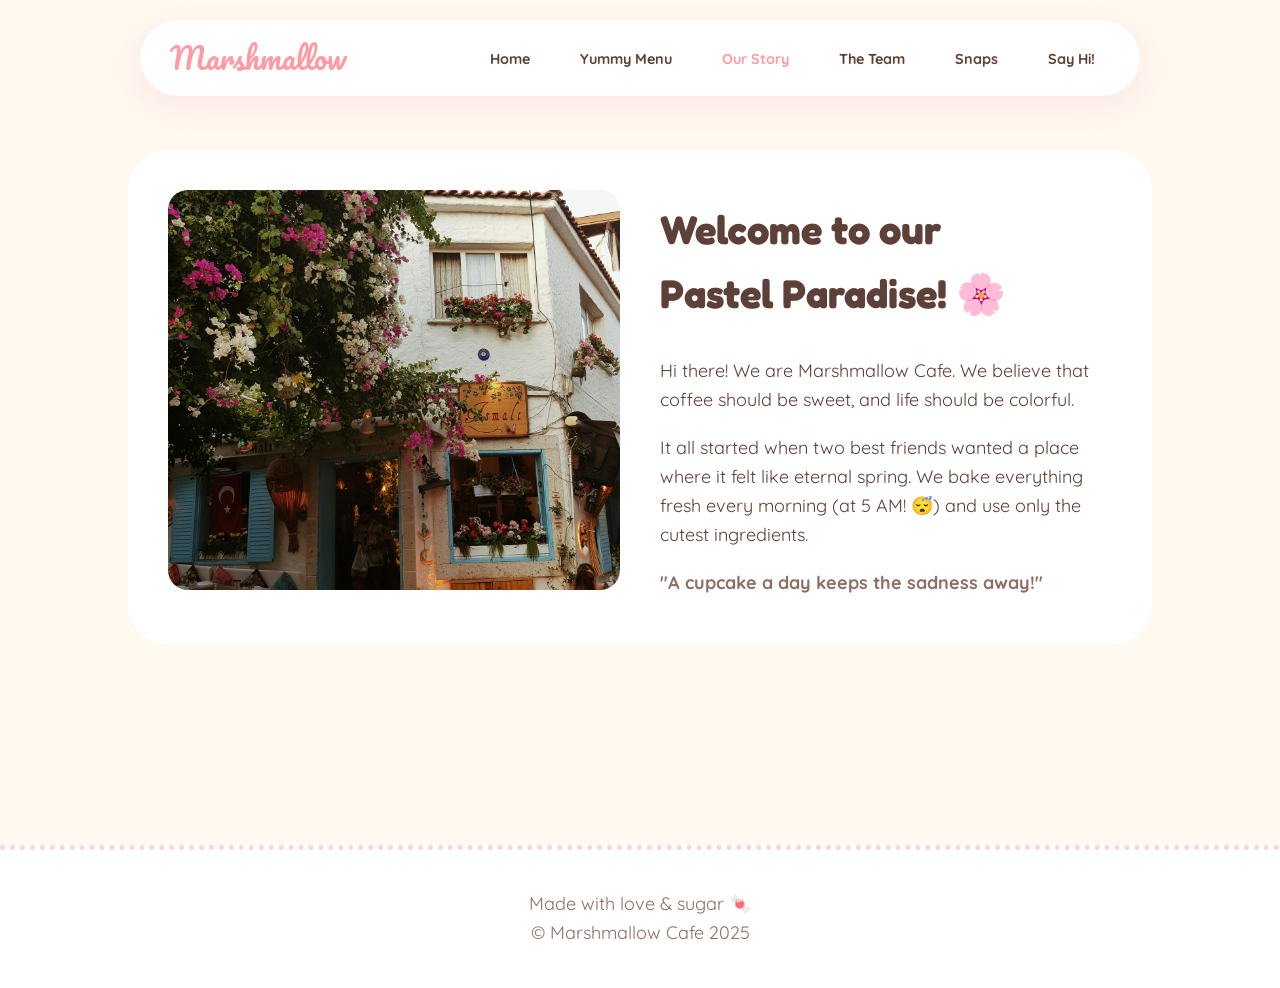
<file: about.html>
<!DOCTYPE html>
<html lang="en">
<head>
    <meta charset="UTF-8">
    <title>Our Story 🧸</title>
    <link rel="icon" href="logo.jpg" type="image/jpg">
    <link rel="stylesheet" href="bakery.css">
</head>
<body>

    <nav>
        <a href="index.html" class="logo">Marshmallow</a>
        <ul class="nav-links">
            <li><a href="index.html">Home</a></li>
            <li><a href="menu.html">Yummy Menu</a></li>
            <li><a href="about.html" style="color: #FF9AA2;">Our Story</a></li>
            <li><a href="team.html">The Team</a></li>
            <li><a href="gallery.html">Snaps</a></li>
            <li><a href="contact.html">Say Hi!</a></li>
        </ul>
    </nav>

    <section class="container">
        <div style="background: #fff; padding: 40px; border-radius: 40px;  display: flex; gap: 40px; align-items: center; flex-wrap: wrap;">
            
            <div class="img-box" style="flex:1; height: 400px; min-width: 300px;">
                <img src="story.jpg">
            </div>
            
            <div style="flex:1; min-width: 300px;">
                <h2 style="text-align: left;">Welcome to our<br>Pastel Paradise! 🌸</h2>
                <p style="margin-bottom: 20px;">
                    Hi there! We are Marshmallow Cafe. We believe that coffee should be sweet, and life should be colorful.
                </p>
                <p style="margin-bottom: 20px;">
                    It all started when two best friends wanted a place where it felt like eternal spring. We bake everything fresh every morning (at 5 AM! 😴) and use only the cutest ingredients.
                </p>
                <p style="font-weight: 700; color: var(--choco-light);">
                    "A cupcake a day keeps the sadness away!"
                </p>
            </div>
            
        </div>
    </section>

    <footer>
        <p>Made with love & sugar 🍬<br>© Marshmallow Cafe 2025</p>
    </footer>
</body>
</html>
</file>
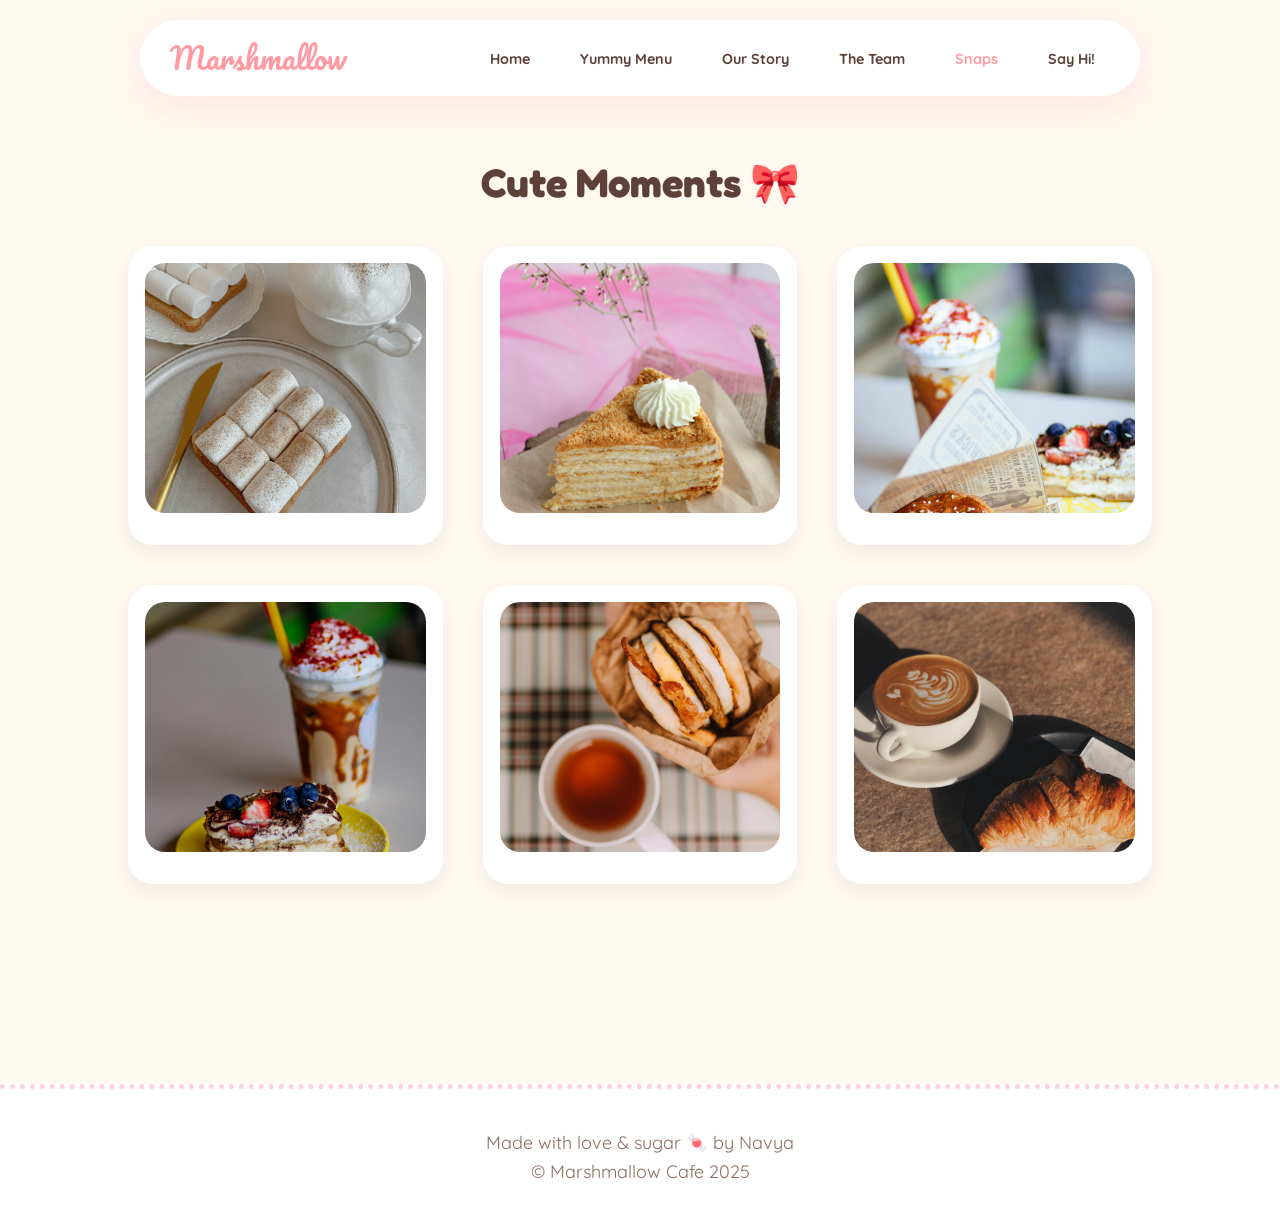
<file: gallery.html>
<!DOCTYPE html>
<html lang="en">
<head>
    <meta charset="UTF-8">
    <title>Photo Snaps 📸</title>
    <link rel="icon" href="logo.jpg" type="image/jpg">
    <link rel="stylesheet" href="bakery.css">
</head>
<body>
    <nav>
        <a href="index.html" class="logo">Marshmallow</a>
        <ul class="nav-links">
            <li><a href="index.html">Home</a></li>
            <li><a href="menu.html">Yummy Menu</a></li>
            <li><a href="about.html">Our Story</a></li>
            <li><a href="team.html">The Team</a></li>
            <li><a href="gallery.html" style="color: #FF9AA2;">Snaps</a></li>
            <li><a href="contact.html">Say Hi!</a></li>
        </ul>
    </nav>

    <section class="container">
        <h2>Cute Moments 🎀</h2>
        <div class="grid-3">
            <div class="cute-card"><div class="img-box"><img src="1.jpg"></div></div>
            <div class="cute-card"><div class="img-box"><img src="2.jpg"></div></div>
            <div class="cute-card"><div class="img-box"><img src="3.jpg"></div></div>
            <div class="cute-card"><div class="img-box"><img src="4.jpg"></div></div>
            <div class="cute-card"><div class="img-box"><img src="5.jpg"></div></div>
            <div class="cute-card"><div class="img-box"><img src="6.jpg"></div></div>
            
        </div>
    </section>
</body>
<footer>
        <p>Made with love & sugar 🍬 by Navya<br>© Marshmallow Cafe 2025</p>
    </footer>
</html>
</file>
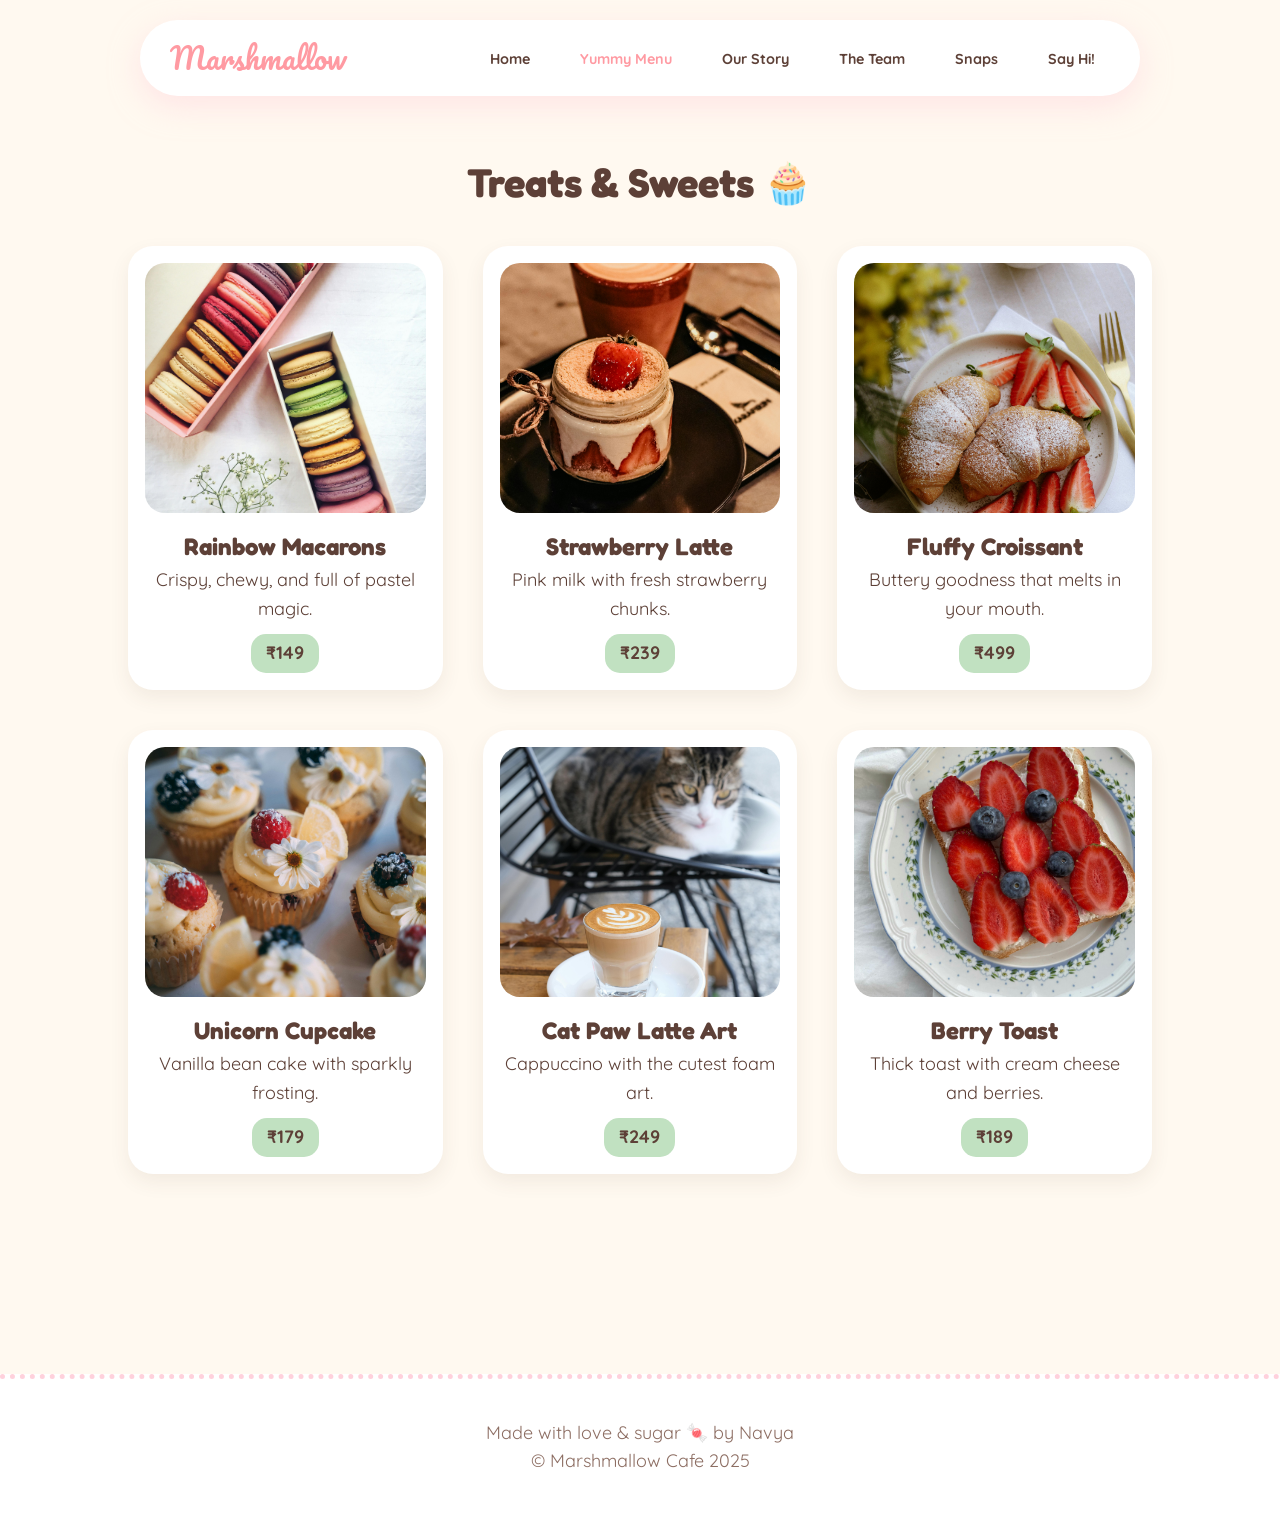
<file: menu.html>
<!DOCTYPE html>
<html lang="en">
<head>
    <meta charset="UTF-8">
    <title>Yummy Menu 🍩</title>
    <link rel="icon" href="logo.jpg" type="image/jpg">
    <link rel="stylesheet" href="bakery.css">
</head>
<body>

    <nav>
        <a href="index.html" class="logo">Marshmallow</a>
        <ul class="nav-links">
            <li><a href="index.html">Home</a></li>
            <li><a href="menu.html" style="color: #FF9AA2;">Yummy Menu</a></li>
            <li><a href="about.html">Our Story</a></li>
            <li><a href="team.html">The Team</a></li>
            <li><a href="gallery.html">Snaps</a></li>
            <li><a href="contact.html">Say Hi!</a></li>
        </ul>
    </nav>

    <section class="container">
        <h2>Treats & Sweets 🧁</h2>
        <div class="grid-3">
            <div class="cute-card">
                <div class="img-box"><img src="rainbow macaron.jpg"></div>
                <h3>Rainbow Macarons</h3>
                <p>Crispy, chewy, and full of pastel magic.</p>
                <div class="price-tag">₹149</div>
            </div>
            <div class="cute-card">
                <div class="img-box"><img src="latte.jpg"></div>
                <h3>Strawberry Latte</h3>
                <p>Pink milk with fresh strawberry chunks.</p>
                <div class="price-tag">₹239</div>
            </div>
            <div class="cute-card">
                <div class="img-box"><img src="fluffy.jpg"></div>
                <h3>Fluffy Croissant</h3>
                <p>Buttery goodness that melts in your mouth.</p>
                <div class="price-tag">₹499</div>
            </div>
             <div class="cute-card">
                <div class="img-box"><img src="cupcake.jpg"></div>
                <h3>Unicorn Cupcake</h3>
                <p>Vanilla bean cake with sparkly frosting.</p>
                <div class="price-tag">₹179</div>
            </div>
            <div class="cute-card">
                <div class="img-box"><img src="cat.jpg"></div>
                <h3>Cat Paw Latte Art</h3>
                <p>Cappuccino with the cutest foam art.</p>
                <div class="price-tag">₹249</div>
            </div>
            <div class="cute-card">
                <div class="img-box"><img src="berry toast.jpg"></div>
                <h3>Berry Toast</h3>
                <p>Thick toast with cream cheese and berries.</p>
                <div class="price-tag">₹189</div>
            </div>
        </div>
    </section>

   <footer>
        <p>Made with love & sugar 🍬 by Navya<br>© Marshmallow Cafe 2025</p>
    </footer>
</body>
</html>
</file>
<file: bakery.css>
/* --- MARSHMALLOW PASTEL CAFE THEME --- */

/* 1. GOOGLE FONTS & VARIABLES */
@import url('https://fonts.googleapis.com/css2?family=Fredoka:wght@400;500;600&family=Quicksand:wght@400;500;700&family=Pacifico&display=swap');

:root {
    /* Pastel Palette */
    --pastel-pink: #FFD1DC;
    --pastel-blue: #C4E4F2;
    --pastel-mint: #C1E1C1;
    --pastel-yellow: #FEF9C3;
    --bg-cream: #FFF9F0;
    
    /* Text Colors */
    --choco-dark: #5D4037;
    --choco-light: #8D6E63;
    
    /* Global Styles */
    --font-heading: 'Fredoka', sans-serif;
    --font-script: 'Pacifico', cursive;
    --font-body: 'Quicksand', sans-serif;
    
    --radius: 25px;
    --shadow: 0 8px 20px rgba(93, 64, 55, 0.08);
}

/* 2. BASE STYLES */
* { margin: 0; padding: 0; box-sizing: border-box; }

body {
    background-color: var(--bg-cream);
    color: var(--choco-dark);
    font-family: var(--font-body);
    font-size: 18px;
    line-height: 1.6;
}

h1, h2, h3 { font-family: var(--font-heading); color: var(--choco-dark); }
h1 { font-size: 4rem; margin-bottom: 10px; line-height: 1.1; }
h2 { font-size: 2.5rem; text-align: center; margin-bottom: 2rem; color: var(--choco-dark); }
h3 { font-size: 1.5rem; }

/* 3. ANIMATIONS */
@keyframes float {
    0% { transform: translateY(0px); }
    50% { transform: translateY(-10px); }
    100% { transform: translateY(0px); }
}

@keyframes popIn {
    0% { transform: scale(0.8); opacity: 0; }
    100% { transform: scale(1); opacity: 1; }
}

/* 4. NAVIGATION (Floating Pill) */
nav {
    position: fixed; top: 20px; left: 50%;
    transform: translateX(-50%);
    width: 90%; max-width: 1000px;
    background: #fff;
    padding: 15px 30px;
    border-radius: 50px;
    box-shadow: 0 10px 30px rgba(255, 209, 220, 0.5); /* Pink Glow */
    display: flex; justify-content: space-between; align-items: center;
    z-index: 1000;
}

.logo { 
    font-family: var(--font-script); font-size: 1.8rem; 
    color: #FF9AA2; text-decoration: none; 
}

.nav-links { list-style: none; display: flex; gap: 20px; }
.nav-links a { 
    text-decoration: none; color: var(--choco-dark); 
    font-weight: 700; font-size: 0.9rem;
    padding: 8px 15px; border-radius: 20px;
    transition: 0.3s;
}

.nav-links a:hover {
    background-color: var(--pastel-pink);
    color: #fff;
    transform: rotate(-3deg);
}

/* 5. HERO VIDEO SECTION */
.hero {
    height: 100vh;
    display: flex; align-items: center; justify-content: center;
    position: relative; overflow: hidden; text-align: center;
}

.hero video {
    position: absolute; top: 50%; left: 50%;
    transform: translate(-50%, -50%);
    min-width: 100%; min-height: 100%;
    z-index: -2; object-fit: cover;
    opacity: 0.8; /* Make video slightly soft */
}

/* Cute overlay */
.hero::after {
    content: ''; position: absolute; inset: 0;
    background: rgba(255, 249, 240, 0.4); /* Cream tint */
    z-index: -1;
}

.hero-box {
    background: rgba(255, 255, 255, 0.85);
    backdrop-filter: blur(5px);
    padding: 50px;
    border-radius: 40px;
    border: 4px solid #fff;
    box-shadow: var(--shadow);
    max-width: 700px;
    animation: popIn 1s ease-out;
}

.highlight { color: #FF9AA2; font-family: var(--font-script); }

/* 6. BUTTONS */
.btn {
    display: inline-block;
    margin-top: 20px;
    padding: 15px 40px;
    background: var(--pastel-pink);
    color: var(--choco-dark);
    font-weight: 700;
    text-decoration: none;
    border-radius: 50px;
    box-shadow: 0 5px 0 #FFB7C5; /* Creates a 3D effect */
    transition: 0.2s;
}

.btn:hover {
    transform: translateY(-3px);
    background: #FFC1CC;
}

.btn:active {
    transform: translateY(2px);
    box-shadow: none; /* Button presses down */
}

/* 7. LAYOUT & CARDS */
.container { padding: 150px 10%; }

.grid-3 {
    display: grid; grid-template-columns: repeat(auto-fit, minmax(280px, 1fr));
    gap: 40px;
}

.cute-card {
    background: #fff;
    border-radius: var(--radius);
    padding: 15px;
    box-shadow: var(--shadow);
    text-align: center;
    transition: 0.4s;
    border: 2px solid transparent;
}

.cute-card:hover {
    transform: translateY(-10px) rotate(1deg);
    border-color: var(--pastel-blue);
}

.img-box {
    height: 250px; width: 100%;
    border-radius: 20px;
    overflow: hidden;
    margin-bottom: 15px;
}

.img-box img {
    width: 100%; height: 100%; object-fit: cover;
    transition: 0.5s;
}
.cute-card:hover img { transform: scale(1.1); }

.price-tag {
    background: var(--pastel-mint);
    color: var(--choco-dark);
    padding: 5px 15px;
    border-radius: 15px;
    font-weight: 700;
    display: inline-block;
    margin-top: 10px;
}

/* 8. FORMS & FOOTER */
input, textarea {
    width: 100%; padding: 15px; margin-bottom: 15px;
    border: 2px solid #EEE; border-radius: 15px;
    font-family: var(--font-body); outline: none;
}
input:focus, textarea:focus { border-color: var(--pastel-pink); }

button {
    width: 100%; padding: 15px;
    background: var(--pastel-blue); color: var(--choco-dark);
    border: none; border-radius: 20px;
    font-family: var(--font-heading); font-size: 1.1rem; cursor: pointer;
    box-shadow: 0 5px 0 #A8D4E6;
    transition: 0.2s;
}
button:hover { transform: translateY(-3px); }
button:active { transform: translateY(2px); box-shadow: none; }

footer {
    text-align: center; padding: 40px;
    background: #fff; margin-top: 50px;
    border-top: 5px dotted var(--pastel-pink);
    color: var(--choco-light);
}
/* --- CONTACT PAGE VIDEO BACKGROUND --- */

/* 1. The container that holds the video fixed in place */
.video-background {
    position: fixed;
    top: 0;
    left: 0;
    width: 100%;
    height: 100%;
    z-index: -10; /* Puts it way behind everything */
    overflow: hidden;
}

/* 2. The Video Itself */
.video-background video {
    min-width: 100%;
    min-height: 100%;
    width: auto;
    height: auto;
    position: absolute;
    top: 50%;
    left: 50%;
    transform: translate(-50%, -50%);
    object-fit: cover;
}

/* 3. The Transparency Layer (The Magic Part) */
.video-overlay {
    position: absolute;
    top: 0;
    left: 0;
    width: 100%;
    height: 100%;
    /* This color makes it 'transparent white'. 
       Change 0.6 to 0.8 for more white, or 0.3 for more video visibility */
    background: rgba(255, 255, 255, 0.6); 
}
</file>
